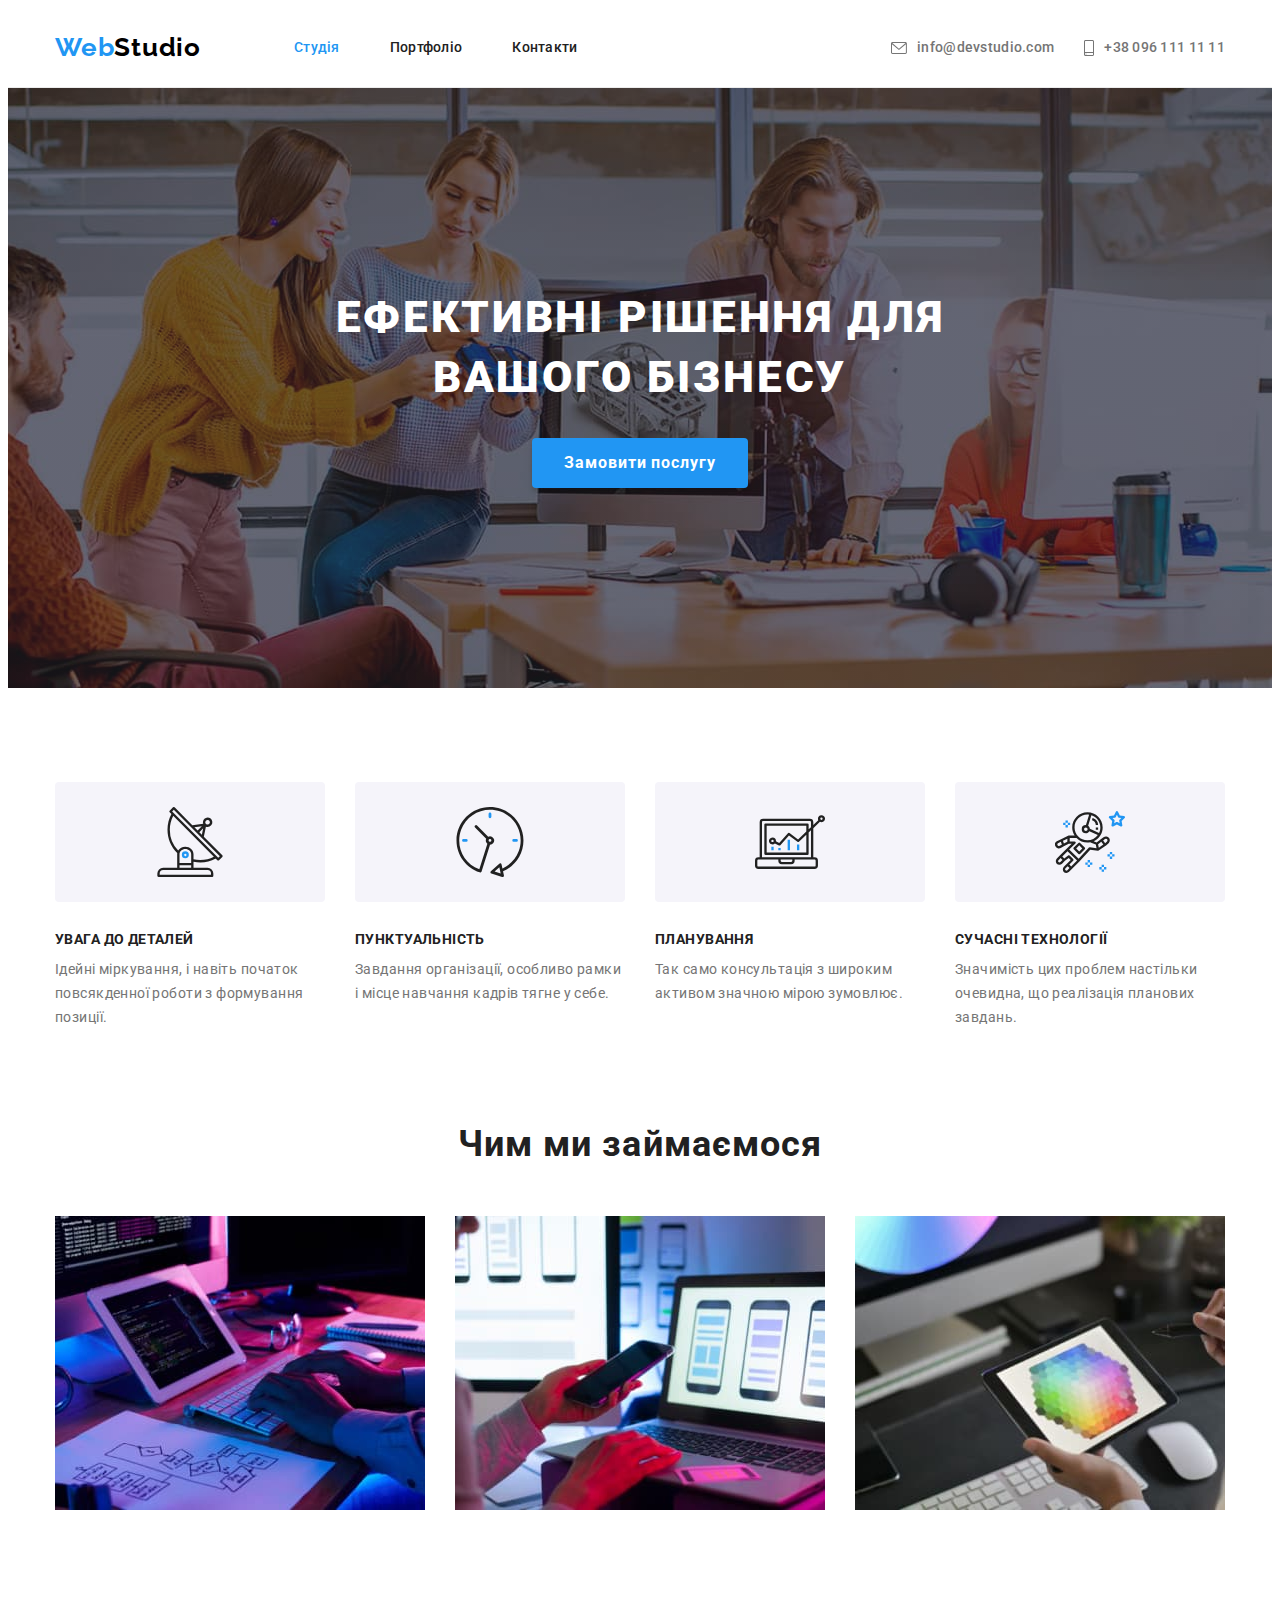
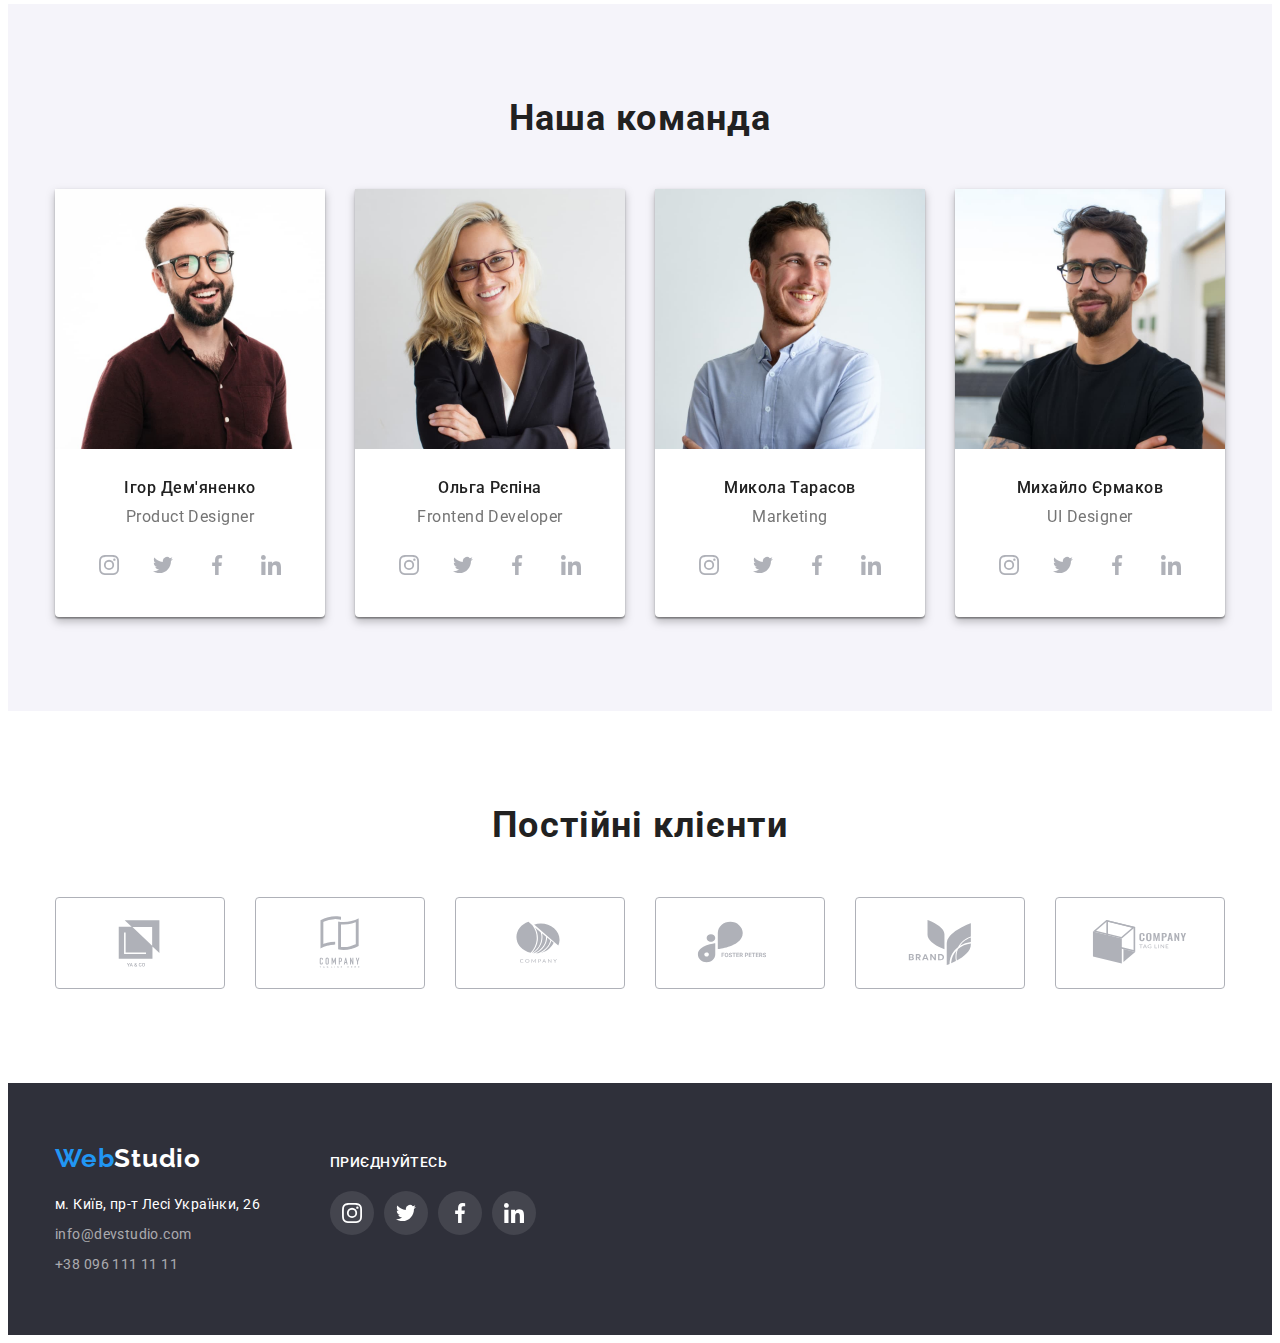
<file: index.html>
<!DOCTYPE html>
<html lang="uk">

<head>
    <meta charset="UTF-8">
    <meta http-equiv="X-UA-Compatible" content="IE=edge">
    <meta name="viewport" content="width=device-width, initial-scale=1.0">
    <link
        href="https://fonts.googleapis.com/css2?family=Raleway:wght@700&family=Roboto:wght@400;500;700;900&display=swap"
        rel="stylesheet">
    <link rel="stylesheet" href="https://cdnjs.cloudflare.com/ajax/libs/modern-normalize/1.1.0/modern-normalize.min.css"
        integrity="sha512-wpPYUAdjBVSE4KJnH1VR1HeZfpl1ub8YT/NKx4PuQ5NmX2tKuGu6U/JRp5y+Y8XG2tV+wKQpNHVUX03MfMFn9Q=="
        crossorigin="anonymous" referrerpolicy="no-referrer" />
    <link rel="stylesheet" href="./css/styles.css">
    <title>Студія</title>
</head>

<body>

    <!-- Header -->

    <header class="page-header">
        <div class="container header-container">
            <a class="logo" href="#"><span class="logo-span">Web</span>Studio</a>
            <nav class="navigation">
                <ul class="navigation-list">
                    <li> <a href="./index.html" class="navigation-item active">Студія</a></li>
                    <li><a href="./portfolio.html" class="navigation-item">Портфоліо</a></li>
                    <li><a href="#" class="navigation-item">Контакти</a></li>
                </ul>
            </nav>
            <ul class="contacts-list">
                <li>
                    <a class="contacts-link" href="mailto:info@devstudio.com">
                        <svg class="icon icon-mail">
                            <use href="./images/iconss.svg#icon-mail"></use>
                        </svg>
                        info@devstudio.com</a>
                </li>
                <li>
                    <a class="contacts-link" href="tel:+380961111111">
                        <svg class="icon icon-phone">
                            <use href="./images/iconss.svg#icon-smartphone"></use>
                        </svg>+38 096 111 11 11</a>
                </li>
            </ul>
        </div>
    </header>

    <!-- Main -->

    <main>
        <section class="hero overlay">
            <div class="container">
                <h1 class="hero-title">Ефективні рішення для <br />вашого бізнесу</h1>
                <button class="hero-button" type="button">Замовити послугу</button>
            </div>
        </section>
        <section class="section">
            <div class="container">
                <h2 class="hidden">Особливості</h2>
                <ul class="features-list">
                    <li class="features-item">
                        <div class="features-icon">
                            <svg class="icon icon-feature">
                                <use href="./images/iconss.svg#icon-antenna"></use>
                            </svg>
                        </div>
                        <h3 class="features-subtitle">УВАГА ДО ДЕТАЛЕЙ</h3>
                        <p class="features-text">Ідейні міркування, і навіть початок повсякденної роботи з формування
                            позиції.</p>
                    </li>
                    <li class="features-item">
                        <div class="features-icon">
                            <svg class="icon icon-feature">
                                <use href="./images/iconss.svg#icon-clock"></use>
                            </svg>
                        </div>
                        <h3 class="features-subtitle">ПУНКТУАЛЬНІСТЬ</h3>
                        <p class="features-text">Завдання організації, особливо рамки і місце навчання кадрів тягне у
                            себе.
                        </p>
                    </li>
                    <li class="features-item">
                        <div class="features-icon">
                            <svg class="icon icon-feature">
                                <use href="./images/iconss.svg#icon-diagram"></use>
                            </svg>
                        </div>
                        <h3 class="features-subtitle">ПЛАНУВАННЯ</h3>
                        <p class="features-text">Так само консультація з широким активом значною мірою зумовлює.</p>
                    </li>
                    <li class="features-item">
                        <div class="features-icon">
                            <svg class="icon icon-feature">
                                <use href="./images/iconss.svg#icon-astronaut"></use>
                            </svg>
                        </div>
                        <h3 class="features-subtitle">СУЧАСНІ ТЕХНОЛОГІЇ</h3>
                        <p class="features-text">Значимість цих проблем настільки очевидна, що реалізація планових
                            завдань.
                        </p>
                    </li>
                </ul>
            </div>
        </section>
        <section class="about">
            <div class="container">
                <h2 class="about-title">Чим ми займаємося</h2>
                <ul class="about-list">
                    <li><img src="./images/box1.jpg" alt="Пишемо код" width="370"></li>
                    <li><img src="./images/box2.jpg" alt="Проектуємо мобільний дизайн" width="370"></li>
                    <li><img src="./images/box3.jpg" alt="Аналізуємо палітру кольорів" width="370"></li>
                </ul>
            </div>
        </section>
        <section class="section team">
            <div class="container">
                <h2 class="team-title">Наша команда</h2>
                <ul class="team-list">
                    <li>
                        <img class="member-photo" src="./images/igor.jpg" alt="Ігор Дем'яненко" width="270">
                        <div class="team-container">
                            <h3 class="member-name">Ігор Дем'яненко</h3>
                            <p class="member-job">Product Designer</p>
                            <ul class="icons-social-list">
                                <li><a class="social-link" href="#"><svg class="icon icon-social">
                                            <use href="./images/iconss.svg#icon-instagram"></use>
                                        </svg></a></li>
                                <li><a class="social-link" href="#"><svg class="icon icon-social">
                                            <use href="./images/iconss.svg#icon-twitter"></use>
                                        </svg></a></li>
                                <li><a class="social-link" href="#"><svg class="icon icon-social">
                                            <use href="./images/iconss.svg#icon-facebook"></use>
                                        </svg></a></li>
                                <li><a class="social-link" href="#"><svg class="icon icon-social">
                                            <use href="./images/iconss.svg#icon-linkedin"></use>
                                        </svg></a></li>
                            </ul>
                        </div>
                    </li>
                    <li>
                        <img class="member-photo" src="./images/olga.jpg" alt="Ольга Рєпіна" width="270">
                        <div class="team-container">
                            <h3 class="member-name">Ольга Рєпіна</h3>
                            <p class="member-job">Frontend Developer</p>
                            <ul class="icons-social-list">
                                <li><a class="social-link" href="#"><svg class="icon icon-social">
                                            <use href="./images/iconss.svg#icon-instagram"></use>
                                        </svg></a></li>
                                <li><a class="social-link" href="#"><svg class="icon icon-social">
                                            <use href="./images/iconss.svg#icon-twitter"></use>
                                        </svg></a></li>
                                <li><a class="social-link" href="#"><svg class="icon icon-social">
                                            <use href="./images/iconss.svg#icon-facebook"></use>
                                        </svg></a></li>
                                <li><a class="social-link" href="#"><svg class="icon icon-social">
                                            <use href="./images/iconss.svg#icon-linkedin"></use>
                                        </svg></a></li>
                            </ul>
                        </div>
                    </li>
                    <li>
                        <img class="member-photo" src="./images/niccolo.jpg" alt="Микола Тарасов" width="270">
                        <div class="team-container">
                            <h3 class="member-name">Микола Тарасов</h3>
                            <p class="member-job">Marketing</p>
                            <ul class="icons-social-list">
                                <li><a class="social-link" href="#"><svg class="icon icon-social">
                                            <use href="./images/iconss.svg#icon-instagram"></use>
                                        </svg></a></li>
                                <li><a class="social-link" href="#"><svg class="icon icon-social">
                                            <use href="./images/iconss.svg#icon-twitter"></use>
                                        </svg></a></li>
                                <li><a class="social-link" href="#"><svg class="icon icon-social">
                                            <use href="./images/iconss.svg#icon-facebook"></use>
                                        </svg></a></li>
                                <li><a class="social-link" href="#"><svg class="icon icon-social">
                                            <use href="./images/iconss.svg#icon-linkedin"></use>
                                        </svg></a></li>
                            </ul>
                        </div>
                    </li>
                    <li>
                        <img class="member-photo" src="./images/michael.jpg" alt="Михайло Єрмаков" width="270">
                        <div class="team-container">
                            <h3 class="member-name">Михайло Єрмаков</h3>
                            <p class="member-job">UI Designer</p>
                            <ul class="icons-social-list">
                                <li><a class="social-link" href="#"><svg class="icon-social">
                                            <use href="./images/iconss.svg#icon-instagram"></use>
                                        </svg></a></li>
                                <li><a class="social-link" href="#"><svg class="icon-social">
                                            <use href="./images/iconss.svg#icon-twitter"></use>
                                        </svg></a></li>
                                <li><a class="social-link" href="#"><svg class="icon-social">
                                            <use href="./images/iconss.svg#icon-facebook"></use>
                                        </svg></a></li>
                                <li><a class="social-link" href="#"><svg class="icon-social">
                                            <use href="./images/iconss.svg#icon-linkedin"></use>
                                        </svg></a></li>
                            </ul>
                        </div>
                    </li>
                </ul>
            </div>
        </section>
        <section class="section">
            <div class="container">
                <h2 class="clients">Постійні клієнти</h2>
                <ul class="clients-list">
                    <li class="clients-item"><a class="clients-link" href="#"><svg class="icon-client">
                                <use href="./images/iconss.svg#icon-company"></use>
                            </svg></a></li>
                    <li class="clients-item"><a class="clients-link" href="#"><svg class="icon-client">
                                <use href="./images/iconss.svg#icon-company2"></use>
                            </svg></a></li>
                    <li class="clients-item"><a class="clients-link" href="#"><svg class="icon-client">
                                <use href="./images/iconss.svg#icon-company3"></use>
                            </svg></a></li>
                    <li class="clients-item"><a class="clients-link" href="#"><svg class="icon-client">
                                <use href="./images/iconss.svg#icon-company4"></use>
                            </svg></a></li>
                    <li class="clients-item"><a class="clients-link" href="#"><svg class="icon-client">
                                <use href="./images/iconss.svg#icon-company5"></use>
                            </svg></a></li>
                    <li class="clients-item"><a class="clients-link" href="#"><svg class="icon-client">
                                <use href="./images/iconss.svg#icon-company6"></use>
                            </svg></a></li>
                </ul>
            </div>
        </section>
    </main>

    <!-- Footer -->

    <footer class="page-footer">
        <div class="container footer-container">
            <div><a class="footer-logo" href="#"><span class="logo-span">Web</span>Studio</a>
                <address>
                    <ul class="footer-list">
                        <li><a class="footer-location" href="https://goo.gl/maps/iSP6fUKGi2yoj21T9" target="_blank"
                                rel="noopener noreferrer">м. Київ,
                                пр-т Лесі Українки,
                                26</a></li>
                        <li><a class="footer-contacts" href="mailto:info@devstudio.com">info@devstudio.com</a></li>
                        <li><a class="footer-contacts" href="tel:+380961111111">+38 096 111 11 11</a></li>
                    </ul>
                </address>
            </div>
            <div class="footer-social">
                <p class="footer-social-title">приєднуйтесь</p>
                <ul class="footer-social-list">
                    <li>
                        <a class="footer-social-link" href="#">
                            <svg class="footer-icon-social">
                                <use href="./images/iconss.svg#icon-instagram"></use>
                            </svg>
                        </a>
                    </li>
                    <li>
                        <a class="footer-social-link" href="#">
                            <svg class="footer-icon-social">
                                <use href="./images/iconss.svg#icon-twitter"></use>
                            </svg>
                        </a>
                    </li>
                    <li>
                        <a class="footer-social-link" href="#">
                            <svg class="footer-icon-social">
                                <use href="./images/iconss.svg#icon-facebook"></use>
                            </svg>
                        </a>
                    </li>
                    <li>
                        <a class="footer-social-link" href="#">
                            <svg class="footer-icon-social">
                                <use href="./images/iconss.svg#icon-linkedin"></use>
                            </svg>
                        </a>
                    </li>
                </ul>
            </div>
        </div>
    </footer>
</body>

</html>
</file>
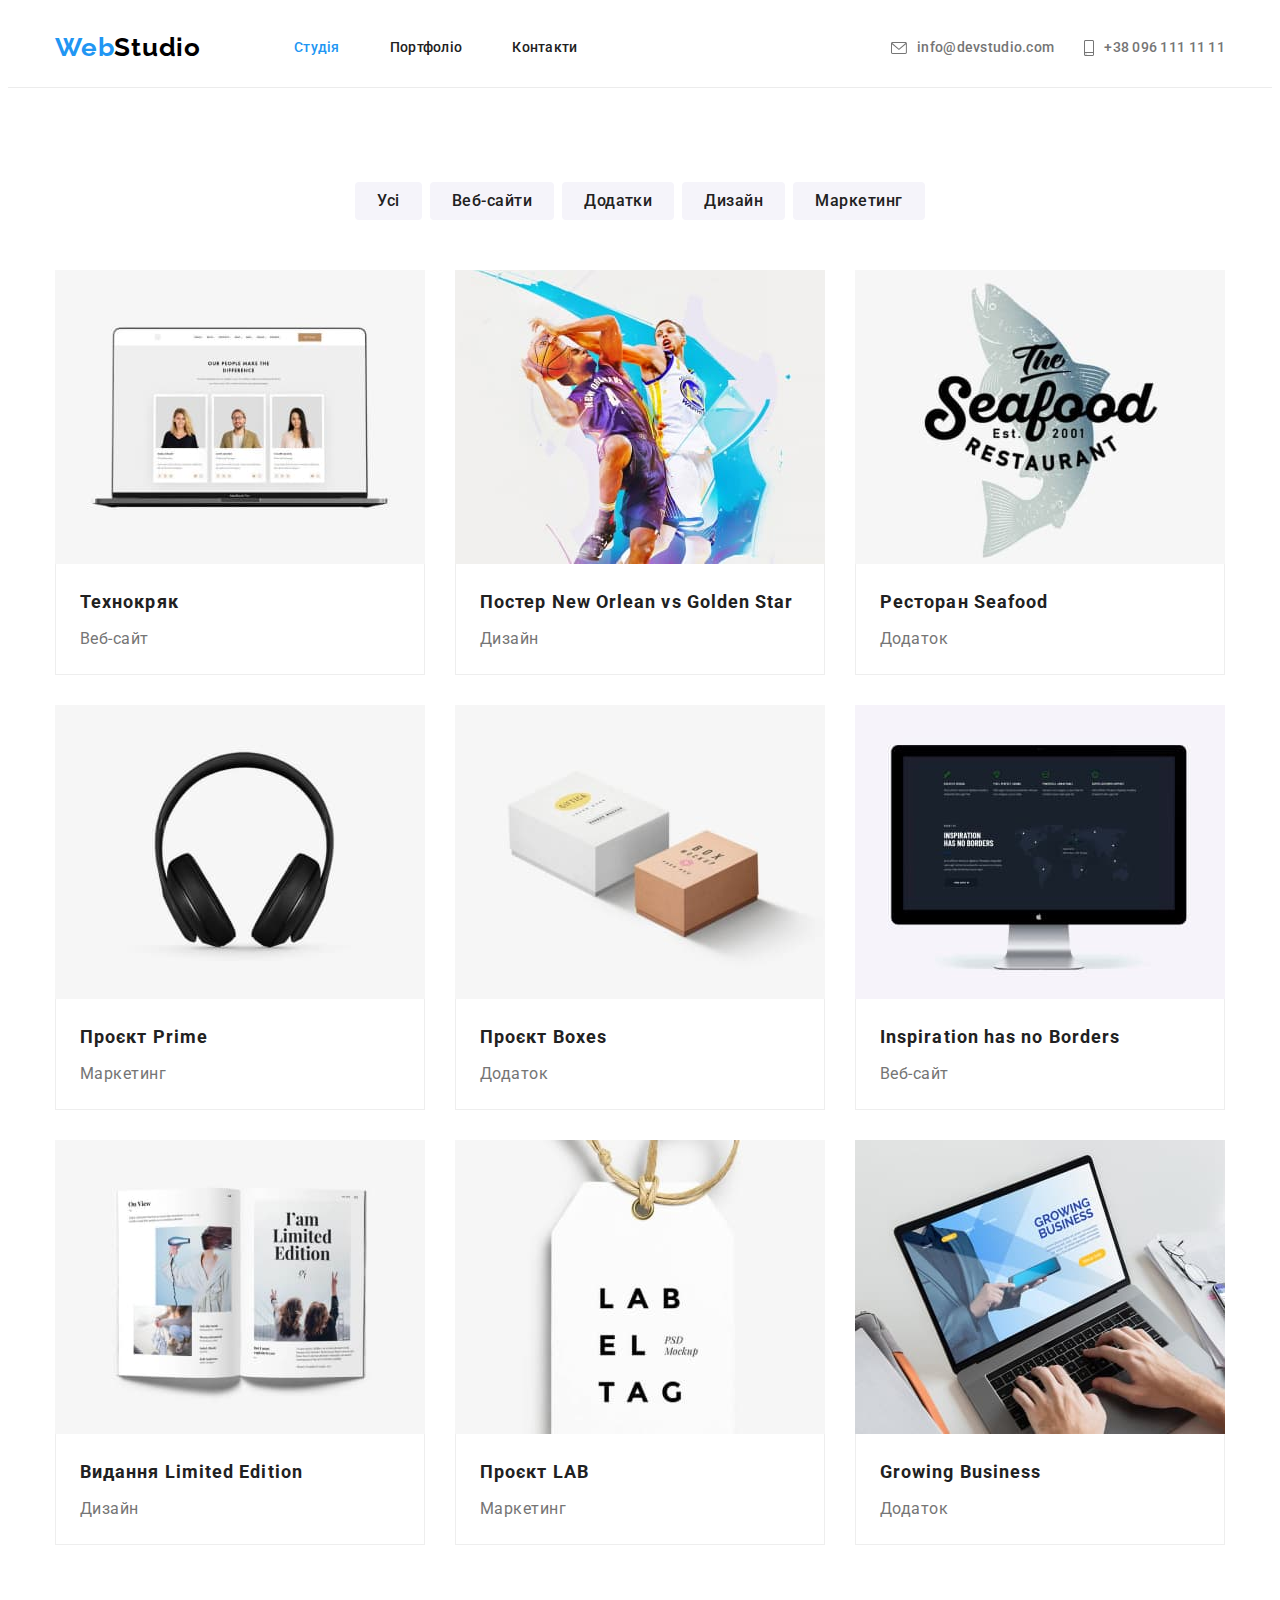
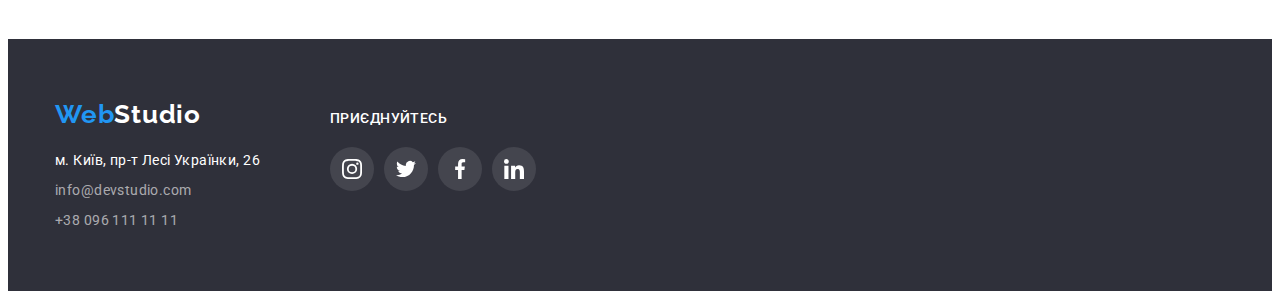
<file: portfolio.html>
<!DOCTYPE html>
<html lang="uk">

<head>
    <meta charset="UTF-8">
    <meta http-equiv="X-UA-Compatible" content="IE=edge">
    <meta name="viewport" content="width=device-width, initial-scale=1.0">
    <link
        href="https://fonts.googleapis.com/css2?family=Raleway:wght@700&family=Roboto:wght@400;500;700;900&display=swap"
        rel="stylesheet">
    <link rel="stylesheet" href="https://cdnjs.cloudflare.com/ajax/libs/modern-normalize/1.1.0/modern-normalize.min.css"
        integrity="sha512-wpPYUAdjBVSE4KJnH1VR1HeZfpl1ub8YT/NKx4PuQ5NmX2tKuGu6U/JRp5y+Y8XG2tV+wKQpNHVUX03MfMFn9Q=="
        crossorigin="anonymous" referrerpolicy="no-referrer" />
    <link rel="stylesheet" href="./css/styles.css">
    <title>Портфоліо</title>
</head>

<body>

    <!-- Header -->

    <header class="page-header">
        <div class="container header-container">
            <a class="logo" href="#"><span class="logo-span">Web</span>Studio</a>
            <nav class="navigation">
                <ul class="navigation-list">
                    <li> <a href="./index.html" class="navigation-item active">Студія</a></li>
                    <li><a href="./portfolio.html" class="navigation-item">Портфоліо</a></li>
                    <li><a href="#" class="navigation-item">Контакти</a></li>
                </ul>
            </nav>
            <ul class="contacts-list">
                <li>
                    <a class="contacts-link" href="mailto:info@devstudio.com">
                        <svg class="icon icon-mail">
                            <use href="./images/iconss.svg#icon-mail"></use>
                        </svg>
                        info@devstudio.com</a>
                </li>
                <li>
                    <a class="contacts-link" href="tel:+380961111111">
                        <svg class="icon icon-phone">
                            <use href="./images/iconss.svg#icon-smartphone"></use>
                        </svg>+38 096 111 11 11</a>
                </li>
            </ul>
        </div>
    </header>

    <!-- Main -->

    <main>
        <section class="section">
            <div class="container">
                <h1 class="hidden">Проєкти</h1>
                <ul class="filter-list">
                    <li><button class="filter-button" type="button">Усі</button></li>
                    <li><button class="filter-button" type="button">Веб-сайти</button></li>
                    <li><button class="filter-button" type="button">Додатки</button></li>
                    <li><button class="filter-button" type="button">Дизайн</button></li>
                    <li><button class="filter-button" type="button">Маркетинг</button></li>
                </ul>
                <ul class="product-list">
                    <li class="product-item">
                        <a class="product-link" href="#">
                            <img src="./images/project1.jpg" alt="Веб-сайт" width="370">
                            <div class="product-container">
                                <h2 class="product-title">Технокряк</h2>
                                <p class="product-text">Веб-сайт</p>
                            </div>
                        </a>
                    </li>
                    <li class="product-item">
                        <a class="product-link" href="#">
                            <img src="./images/project2.jpg" alt="Постер баскетбольної гри" width="370">
                            <div class="product-container">
                                <h2 class="product-title">Постер New Orlean vs Golden Star</h2>
                                <p class="product-text">Дизайн</p>
                            </div>
                        </a>
                    </li>
                    <li class="product-item">
                        <a class="product-link" href="#">
                            <img src="./images/project3.jpg" alt="Постер рибного ресторану" width="370">
                            <div class="product-container">
                                <h2 class="product-title">Ресторан Seafood</h2>
                                <p class="product-text">Додаток</p>
                            </div>
                        </a>
                    </li>
                    <li class="product-item">
                        <a class="product-link" href="#">
                            <img src="./images/project4.jpg" alt="Повнорозмірні навушники" width="370">
                            <div class="product-container">
                                <h2 class="product-title">Проєкт Prime</h2>
                                <p class="product-text">Маркетинг</p>
                            </div>
                        </a>
                    </li>
                    <li class="product-item">
                        <a class="product-link" href="#">
                            <img src="./images/project5.jpg" alt="Дві красиві коробки" width="370">
                            <div class="product-container">
                                <h2 class="product-title">Проєкт Boxes</h2>
                                <p class="product-text">Додаток</p>
                            </div>
                        </a>
                    </li>
                    <li class="product-item">
                        <a class="product-link" href="#">
                            <img src="./images/project6.jpg" alt="Веб-сайт" width="370">
                            <div class="product-container">
                                <h2 class="product-title">Inspiration has no Borders</h2>
                                <p class="product-text">Веб-сайт</p>
                            </div>
                        </a>
                    </li>
                    <li class="product-item">
                        <a class="product-link" href="#">
                            <img src="./images/project7.jpg" alt="Глянцевий журнал" width="370">
                            <div class="product-container">
                                <h2 class="product-title">Видання Limited Edition</h2>
                                <p class="product-text">Дизайн</p>
                            </div>
                        </a>
                    </li>
                    <li class="product-item">
                        <a class="product-link" href="#">
                            <img src="./images/project8.jpg" alt="Красива бірка" width="370">
                            <div class="product-container">
                                <h2 class="product-title">Проєкт LAB</h2>
                                <p class="product-text">Маркетинг</p>
                            </div>
                        </a>
                    </li>
                    <li class="product-item">
                        <a class="product-link" href="#">
                            <img src="./images/project9.jpg" alt="Людина працює за ноутбуком" width="370">
                            <div class="product-container">
                                <h2 class="product-title">Growing Business</h2>
                                <p class="product-text">Додаток</p>
                            </div>
                        </a>
                    </li>
                </ul>
            </div>
        </section>
    </main>

    <!-- Footer -->

    <footer class="page-footer">
        <div class="container footer-container">
            <div><a class="footer-logo" href="#"><span class="logo-span">Web</span>Studio</a>
                <address>
                    <ul class="footer-list">
                        <li><a class="footer-location" href="https://goo.gl/maps/iSP6fUKGi2yoj21T9" target="_blank"
                                rel="noopener noreferrer">м. Київ,
                                пр-т Лесі Українки,
                                26</a></li>
                        <li><a class="footer-contacts" href="mailto:info@devstudio.com">info@devstudio.com</a></li>
                        <li><a class="footer-contacts" href="tel:+380961111111">+38 096 111 11 11</a></li>
                    </ul>
                </address>
            </div>
            <div class="footer-social">
                <p class="footer-social-title">приєднуйтесь</p>
                <ul class="footer-social-list">
                    <li>
                        <a class="footer-social-link" href="#">
                            <svg class="footer-icon-social">
                                <use href="./images/iconss.svg#icon-instagram"></use>
                            </svg>
                        </a>
                    </li>
                    <li>
                        <a class="footer-social-link" href="#">
                            <svg class="footer-icon-social">
                                <use href="./images/iconss.svg#icon-twitter"></use>
                            </svg>
                        </a>
                    </li>
                    <li>
                        <a class="footer-social-link" href="#">
                            <svg class="footer-icon-social">
                                <use href="./images/iconss.svg#icon-facebook"></use>
                            </svg>
                        </a>
                    </li>
                    <li>
                        <a class="footer-social-link" href="#">
                            <svg class="footer-icon-social">
                                <use href="./images/iconss.svg#icon-linkedin"></use>
                            </svg>
                        </a>
                    </li>
                </ul>
            </div>
        </div>
    </footer>
</body>

</html>
</file>
<file: css/styles.css>
/* Default settings */


:root {
    --main-color: #212121;
    --accessory-color: #FFFFFF;
    --hover-color: #2196F3;
    --buttons-hover-color: #188CE8;
    --contacts-color: #757575;
    --background-color: #2F303A;
    --logo-color: #000000;
    --adress-color: rgba(255, 255, 255, 0.6);
    --social-media-color: #AFB1B8;
    --social-fill-color: #2196F3;
    --footer-social-color: rgba(255, 255, 255, 0.1);
    --icon-background: #F5F4FA;
}

*,
*::before,
*::after {
    box-sizing: border-box;
}

body {
    font-family: 'Roboto', sans-serif;
    font-size: 14px;
    font-weight: 500;
    color: var(--main-color);
}

img {
    display: block;
    max-width: 100%;
    height: auto;
}

.container {
    width: 1200px;
    margin: 0 auto;
    padding-left: 15px;
    padding-right: 15px;
}

.section {
    padding-top: 94px;
    padding-bottom: 94px;
}

.hidden {
    position: absolute;
    white-space: nowrap;
    width: 1px;
    height: 1px;
    overflow: hidden;
    border: 0;
    padding: 0;
    clip: rect(0 0 0 0);
    clip-path: inset(50%);
    margin: -1px;
}


/* Reset */


h1,
h2,
h3,
p,
ul {
    margin: 0;
    padding: 0;
}

a {
    outline: none;
}

button {
    outline: none;
}


/* Header */

.page-header {
    border-bottom: 1px solid #ececec;
    padding-top: 24px;
    padding-bottom: 24px;
}

.header-container {
    align-items: center;
    display: flex;
}

.logo {
    margin-right: 93px;

    font-family: 'Raleway';
    font-weight: 700;
    font-size: 26px;
    line-height: 1.2;
    letter-spacing: 0.03em;
    text-decoration: none;
    outline: none;
    color: var(--logo-color);
}

.logo-span {
    color: var(--hover-color)
}

.navigation-list {
    list-style: none;
    display: flex;
}

.navigation-list li:not(:last-child) {
    margin-right: 50px;
}

.navigation-item:focus,
.navigation-item:hover {
    color: var(--hover-color);
}


.contacts-list {
    list-style: none;
    display: flex;
    margin-left: auto;

}

.contacts-list li {
    display: flex;
}

.contacts-list li:not(:first-child) {
    margin-left: 30px;
}


.navigation-item {
    line-height: 1.14;
    letter-spacing: 0.02em;
    color: var(--main-color);
    text-decoration: none;
}

.contacts-link {
    display: flex;
    align-items: center;
    line-height: 1.14;
    letter-spacing: 0.02em;
    text-decoration: none;
    color: var(--contacts-color);
}


.active {
    color: var(--hover-color)
}


.icon {
    display: block;

}

.icon-mail {
    width: 16px;
    height: 12px;
    margin-right: 10px;
    fill: currentColor;
}

.icon-phone {
    width: 10px;
    height: 16px;
    margin-right: 10px;
    fill: currentColor;
}

.contacts-link:hover,
.contacts-link:focus {
    color: var(--hover-color);
}


/* Main index.html */

/* Hero */

.overlay {
    max-width: 1600px;
    height: 600px;
    margin-left: auto;
    margin-right: auto;
    background-image: linear-gradient(to right, rgba(47, 48, 58, 0.4), rgba(47, 48, 58, 0.4)), url(../images/herobackground.jpg);
    background-size: cover;
    background-repeat: no-repeat;
    background-position: center;
}

.hero {
    padding-top: 200px;
    padding-bottom: 200px;
    background-color: var(--background-color);
    text-align: center;
}

.hero-title {
    margin-bottom: 30px;

    font-weight: 900;
    font-size: 44px;
    line-height: 1.36;
    text-align: center;
    letter-spacing: 0.06em;
    text-transform: uppercase;
    color: var(--accessory-color);
}

.hero-button {
    padding: 10px 32px;

    font-family: 'Roboto';
    font-weight: 700;
    font-size: 16px;
    line-height: 1.87;
    text-align: center;
    letter-spacing: 0.06em;
    color: var(--accessory-color);
    background-color: var(--hover-color);
    box-shadow: 0px 4px 4px rgba(0, 0, 0, 0.15);
    border-radius: 4px;
    cursor: pointer;
    border: transparent;
}

.hero-button:hover,
.hero-button:focus {
    background-color: var(--buttons-hover-color);
}


/* Features */


.features-list {
    list-style: none;
    display: flex;
}

.features-item:not(:last-child) {
    margin-right: 30px;
}

.features-item {
    width: calc((100%-90px)/4);
}

.features-subtitle {
    margin-bottom: 10px;

    font-size: 14px;
    line-height: 1.14;
    letter-spacing: 0.03em;
    text-transform: uppercase;
}

.features-text {
    font-weight: 400;
    line-height: 1.71;
    letter-spacing: 0.03em;
    color: var(--contacts-color);
}

.features-icon {
    margin-bottom: 30px;
    width: 270px;
    height: 120px;
    border-radius: 4px;
    display: flex;
    justify-content: center;
    align-items: center;
    background-color: var(--icon-background);
}

.icon-feature {
    width: 70px;
    height: 70px;
}


/* About  */

.about {
    padding-bottom: 94px;
}

.about-title {
    margin-bottom: 50px;

    font-weight: 700;
    font-size: 36px;
    line-height: 1.16;
    text-align: center;
    letter-spacing: 0.03em;
}

.about-list {
    list-style: none;
    display: flex;
}

.about-list li:not(:last-child) {
    margin-right: 30px;
}


/* Team */

.team {
    background-color: #F5F4FA;
}

.team-list {
    list-style: none;
    display: flex;
}

.team-list>li {
    background-color: #ffffff;
    box-shadow: 0px 1px 3px rgba(0, 0, 0, 0.12), 0px 1px 1px rgba(0, 0, 0, 0.14), 0px 2px 1px rgba(0, 0, 0, 0.2);
    border-radius: 0px 0px 4px 4px;
    text-align: center;
    filter: drop-shadow(0px 4px 4px rgba(0, 0, 0, 0.25));
}

.team-list li:not(:last-child) {
    margin-right: 30px;
}

.team-title {
    margin-bottom: 50px;

    font-weight: 700;
    font-size: 36px;
    line-height: 1.16;
    text-align: center;
    letter-spacing: 0.03em;
}

.team-container {
    padding-top: 30px;
    padding-bottom: 30px;
}

.member-photo {
    /* margin-bottom: 30px; */
}

.member-name {
    margin-bottom: 10px;

    font-weight: 500;
    font-size: 16px;
    line-height: 1.18;
    letter-spacing: 0.03em;
}

.member-job {
    margin-bottom: 16px;

    font-weight: 400;
    font-size: 16px;
    line-height: 1.18;
    letter-spacing: 0.03em;
    color: var(--contacts-color);
}

.icons-social-list {
    display: flex;
    list-style: none;
    justify-content: center;
}

.icons-social-list li:not(:last-child) {
    margin-right: 10px;
}

.icon-social {
    width: 20px;
    height: 20px;
    fill: currentColor;
}

.social-link {
    display: flex;
    justify-content: center;
    align-items: center;
    width: 44px;
    height: 44px;
    border-radius: 50%;
    color: var(--social-media-color);
}

.social-link:hover,
.social-link:focus {
    color: var(--accessory-color);
}

.social-link:hover,
.social-link:focus {
    background-color: var(--social-fill-color);
}


/* Clients */


.clients {
    margin-bottom: 50px;
    font-size: 36px;
    line-height: 1.16;
    text-align: center;
    letter-spacing: 0.03em;
    color: var(--main-color);
}


.clients-list {
    list-style: none;
    display: flex;
    justify-content: space-between;
}

.clients-item {
    width: 170px;
    height: 92px;


}

.clients-link {
    display: flex;
    justify-content: center;
    align-items: center;
    width: 100%;
    height: 100%;
    border: 1px solid rgba(175, 177, 184, 1);
    border-radius: 4px;
    color: var(--social-media-color);
}


.clients-link:focus,
.clients-link:hover {
    color: var(--social-fill-color);
}

.clients-link:focus,
.clients-link:hover {
    border: 1px solid var(--social-fill-color);
}


.icon-client {
    width: 106px;
    height: 60px;
    fill: currentColor;
}


/* Main portfolio.html */

/* Filter */


.filter-list {
    margin-bottom: 50px;

    list-style: none;
    display: flex;
    justify-content: center;
}

.filter-list li:not(:last-child) {
    margin-right: 8px;
}

.filter-button {
    padding: 6px 22px;

    font-family: 'Roboto';
    font-weight: 500;
    font-size: 16px;
    line-height: 1.62;
    text-align: center;
    letter-spacing: 0.03em;
    color: var(--main-color);
    background-color: #F5F4FA;
    border-radius: 4px;
    border: none;
    cursor: pointer;
}



.filter-button:focus,
.filter-button:hover {
    color: var(--accessory-color);
    background-color: var(--hover-color);
    box-shadow: 0px 3px 1px rgba(0, 0, 0, 0.1), 0px 1px 2px rgba(0, 0, 0, 0.08), 0px 2px 2px rgba(0, 0, 0, 0.12);
    border-radius: 4px;
}


/* Product */

.product-container {
    display: flex;
    flex-direction: column;
    padding-left: 24px;
    padding-bottom: 20px;
    padding-top: 20px;
    border-right: 1px solid #eee;
    border-bottom: 1px solid #eee;
    border-left: 1px solid #eee;
}


.product-list {
    gap: 30px;

    list-style: none;
    display: flex;
    flex-wrap: wrap;
}

.product-item {
    background: #fff;
}

.product-link:hover,
.product-link:focus {
    box-shadow: 0px 1px 1px rgba(0, 0, 0, 0.12), 0px 4px 4px rgba(0, 0, 0, 0.06),
        1px 4px 6px rgba(0, 0, 0, 0.16);
}

.product-link {
    text-decoration: none;
    display: block;

}

.product-title {
    margin-bottom: 4px;
    font-size: 18px;
    line-height: 2;
    letter-spacing: 0.06em;
    color: var(--main-color);
}

.product-text {
    font-weight: 400;
    font-size: 16px;
    line-height: 1.88;
    letter-spacing: 0.03em;
    color: var(--contacts-color);
}

/* Footer */


.page-footer {
    background-color: var(--background-color);
    padding-top: 60px;
    padding-bottom: 60px;
}

.footer-logo {
    display: inline-block;
    margin-bottom: 20px;

    font-family: 'Raleway';
    font-weight: 700;
    font-size: 26px;
    line-height: 1.19;
    letter-spacing: 0.03em;
    color: var(--accessory-color);
    text-decoration: none;
}

.footer-list {
    list-style: none;
}

.footer-list li:not(:last-child) {
    margin-bottom: 9px;
}

.footer-location {
    font-style: normal;
    font-weight: 400;
    line-height: 1.5;
    letter-spacing: 0.03em;
    color: var(--accessory-color);
    text-decoration: none;
}

.footer-location:focus,
.footer-location:hover {
    color: var(--hover-color);
}

.footer-contacts {
    font-style: normal;
    font-weight: 400;
    line-height: 1.5;
    letter-spacing: 0.03em;
    color: var(--adress-color);
    text-decoration: none;
}

.footer-contacts:focus,
.footer-contacts:hover {
    color: var(--hover-color);
}

.footer-container {
    display: flex;
    align-items: baseline;
}


.footer-social {
    margin-left: 70px;

}

.footer-social-list {
    display: flex;
    list-style: none;
    gap: 10px;
}

.footer-social-list li {
    width: 44px;
    height: 44px;
}

.footer-social-title {
    margin-bottom: 20px;
    font-size: 14px;
    line-height: 1.14;
    letter-spacing: 0.03em;
    text-transform: uppercase;
    color: var(--accessory-color)
}

.footer-icon-social {
    width: 20px;
    height: 20px;
    fill: currentColor;
}

.footer-social-link {
    display: flex;
    justify-content: center;
    align-items: center;
    width: 100%;
    height: 100%;
    border-radius: 50%;
    background-color: var(--footer-social-color);
    color: var(--accessory-color);
}

.footer-social-link:focus,
.footer-social-link:hover {
    background-color: var(--hover-color);
}
</file>
